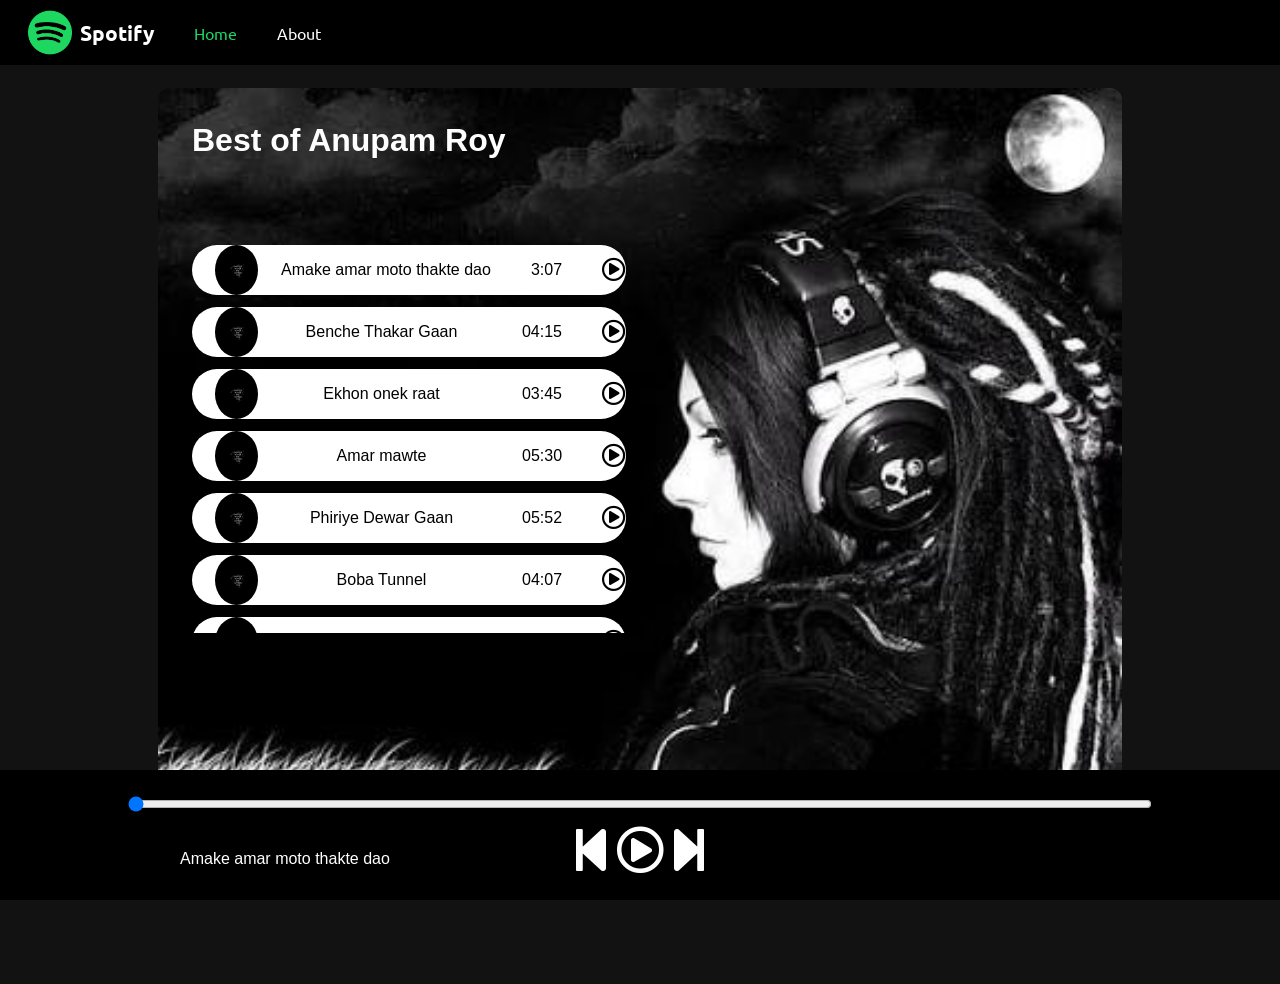
<file: index.html>
<!DOCTYPE html>
<html lang="en">

<head>
    <meta charset="UTF-8">
    <meta name="viewport" content="width=device-width, initial-scale=1.0">

    <title>Spotify - Your Favourite Music Player</title>
    <link rel="icon" type="image/png" href="logo.png">

    <!-- Font Awesome Icons -->
    <link rel="stylesheet"
        href="https://cdnjs.cloudflare.com/ajax/libs/font-awesome/5.15.4/css/all.min.css">

    <!-- CSS File -->
    <link rel="stylesheet" href="style.css">
</head>

<body>

    <!-- Navigation Bar -->
    <nav>
        <ul>
            <li class="brand">
                <img src="logo.png" alt="Spotify Logo">
                Spotify
            </li>
            <li><a href="index.html" class="active">Home</a></li>
            <li><a href="about.html">About</a></li>
        </ul>
    </nav>

    <!-- Main Container -->
    <div class="container">
        <div class="songList">
            <h1>Best of Anupam Roy</h1>
            <div class="songItemContainer"></div>
        </div>

        

    </div>

    <!-- Bottom Music Player -->
    <div class="bottom">

        <!-- Progress Bar -->
        <input type="range" name="range" id="myProgressBar"
            min="0" max="100" value="0">

        <!-- Music Player Icons -->
        <div class="icons">
            <i class="fas fa-3x fa-step-backward" id="previous"></i>
            <i class="far fa-3x fa-play-circle" id="masterPlay"></i>
             <i class="fas fa-3x fa-step-forward" id="next"></i>

        </div>
        <div class="songInfo">
            <img src="playing.gif" width="42px" alt="" id="gif">
            <span id="currentSongName"></span>
        </div>

    </div>

    <!-- JavaScript File -->
    <script src="script.js"></script>

</body>
</html>
</file>
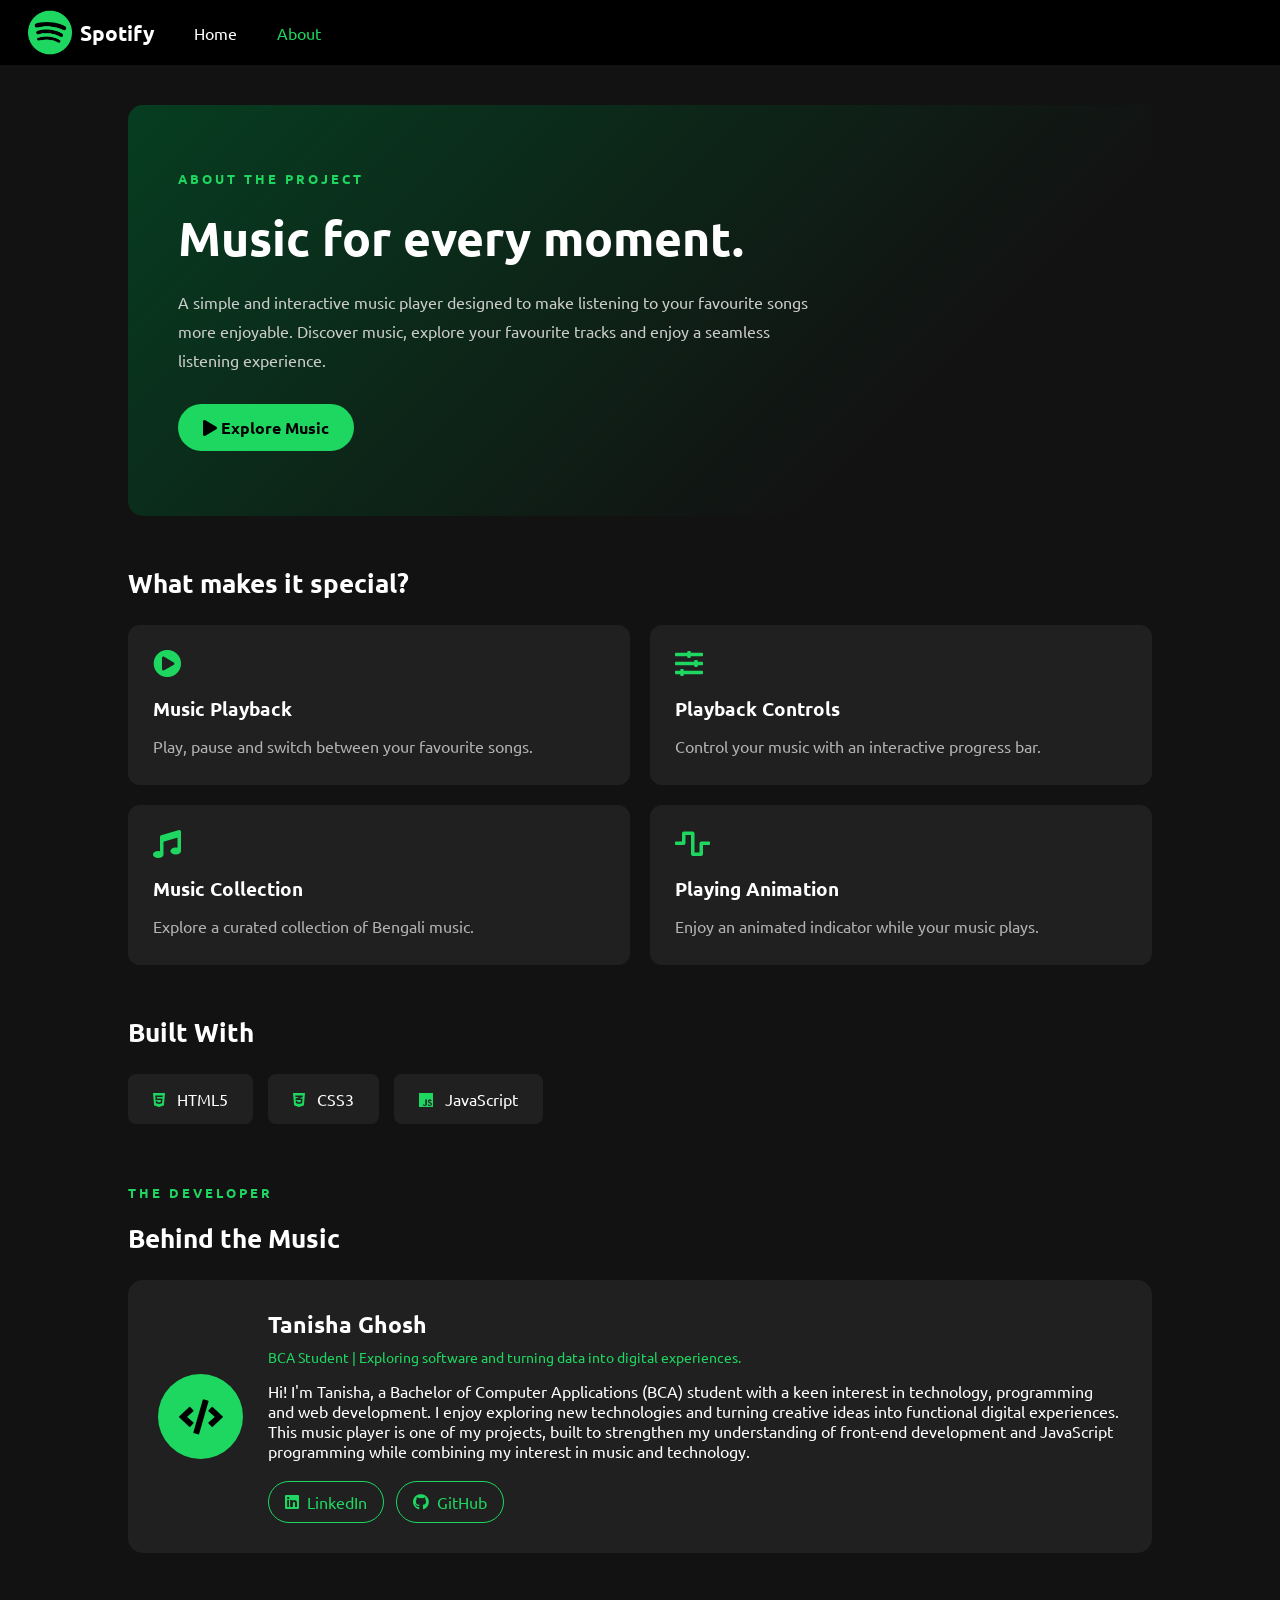
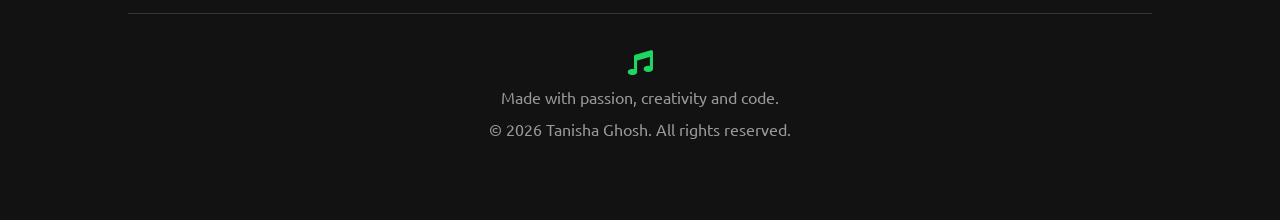
<file: about.html>
<!DOCTYPE html>
<html lang="en">

<head>
    <meta charset="UTF-8">
    <meta name="viewport" content="width=device-width, initial-scale=1.0">

    <title>About - Spotify Music Player</title>
    <link rel="icon" type="image/png" href="logo.png">

    <link rel="stylesheet"
        href="https://cdnjs.cloudflare.com/ajax/libs/font-awesome/5.15.4/css/all.min.css">

    <link rel="stylesheet" href="style.css">
</head>

<body>

    <!-- Navigation Bar -->
    <nav>
        <ul>
            <li class="brand">
                <img src="logo.png" alt="Spotify Logo">
                Spotify
            </li>

            <li><a href="index.html">Home</a></li>
            <li><a href="about.html" class="active">About</a></li>
        </ul>
    </nav>

    <!-- About Page -->
    <main class="aboutContainer">

        <!-- Introduction -->
        <section class="aboutHero">
            <p class="aboutEyebrow">ABOUT THE PROJECT</p>

            <h1>Music for every moment.</h1>

            <p class="aboutDescription">
                A simple and interactive music player designed to
                make listening to your favourite songs more enjoyable.
                Discover music, explore your favourite tracks and
                enjoy a seamless listening experience.
            </p>

            <a href="index.html" class="exploreBtn">
                <i class="fas fa-play"></i> Explore Music
            </a>
        </section>

        <!-- Features -->
        <section class="aboutSection">
            <h2>What makes it special?</h2>

            <div class="featureGrid">

                <div class="featureCard">
                    <i class="fas fa-play-circle"></i>
                    <h3>Music Playback</h3>
                    <p>Play, pause and switch between your favourite songs.</p>
                </div>

                <div class="featureCard">
                    <i class="fas fa-sliders-h"></i>
                    <h3>Playback Controls</h3>
                    <p>Control your music with an interactive progress bar.</p>
                </div>

                <div class="featureCard">
                    <i class="fas fa-music"></i>
                    <h3>Music Collection</h3>
                    <p>Explore a curated collection of Bengali music.</p>
                </div>

                <div class="featureCard">
                    <i class="fas fa-wave-square"></i>
                    <h3>Playing Animation</h3>
                    <p>Enjoy an animated indicator while your music plays.</p>
                </div>

            </div>
        </section>

        <!-- Technologies -->
        <section class="aboutSection">
            <h2>Built With</h2>

            <div class="techList">
                <span><i class="fab fa-html5"></i> HTML5</span>
                <span><i class="fab fa-css3-alt"></i> CSS3</span>
                <span><i class="fab fa-js"></i> JavaScript</span>
            </div>
        </section>

        <!-- Developer Introduction -->
        <section class="developerSection">

            <p class="aboutEyebrow">THE DEVELOPER</p>

            <h2>Behind the Music</h2>

            <div class="developerCard">

                <div class="developerIcon">
                    <i class="fas fa-code"></i>
                </div>

                <div>
                    <h3>Tanisha Ghosh</h3>

                    <p class="developerRole">
                        BCA Student | Exploring software and turning data into digital experiences.
                    </p>

                    <p>
                        Hi! I'm Tanisha, a Bachelor of Computer Applications
                        (BCA) student with a keen interest in technology,
                        programming and web development.

                        I enjoy exploring new technologies and turning
                        creative ideas into functional digital experiences.

                        This music player is one of my projects, built to
                        strengthen my understanding of front-end development
                        and JavaScript programming while combining my interest
                        in music and technology.
                    </p>

                    <div class="developerSocialLinks">
                        <a class="developerSocial" href="https://www.linkedin.com/in/tanisha-ghosh-874b0a3bb/?lipi=urn%3Ali%3Apage%3Ad_flagship3_profile_view_base_contact_details%3BY1ZSm4OkSHuE3XLvBqSh3A%3D%3D" target="_blank" rel="noopener noreferrer">
                            <i class="fab fa-linkedin" aria-hidden="true"></i> LinkedIn
                        </a>
                        <a class="developerSocial" href="https://github.com/tanisha060307" target="_blank" rel="noopener noreferrer">
                            <i class="fab fa-github" aria-hidden="true"></i> GitHub
                        </a>
                    </div>
                </div>

            </div>
        </section>

        <!-- Footer -->
        <footer class="aboutFooter">
            <i class="fas fa-music"></i>
            <p>Made with passion, creativity and code.</p>
            <p>© 2026 Tanisha Ghosh. All rights reserved.</p>
        </footer>

    </main>

</body>
</html>
</file>
<file: style.css>
@import url('https://fonts.googleapis.com/css2?family=Ubuntu:ital,wght@0,300;0,400;0,500;0,700;1,300;1,400;1,500;1,700&display=swap');
@import url('https://fonts.googleapis.com/css2?family=Roboto+Condensed:ital,wght@0,100..900;1,100..900&family=Ubuntu:ital,wght@0,300;0,400;0,500;0,700;1,300;1,400;1,500;1,700&display=swap');
body{
    background-color: rgb(30, 215, 96);
}
*{
    margin: 0;
    padding: 0;
    
}
nav{
    font-family: 'Ubuntu', sans-serif;
}
nav ul{
    display:flex;
    list-style: none;
    align-items: center;
    height: 65px;
    background-color: black;
    color : white;
}
nav ul li{
    padding: 0px 20px;
    cursor: pointer;
}
.brand img{
    width: 44px;
    padding: 0 8px;
}
.brand{
    display: flex;
    align-items: center;
    font-weight: bolder;
    font-size: 1.3rem;
}
.container{
    min-height: 75vh;
    background-color: black;
    color: white;
    font-family: 'Varela Round', sans-serif;
    display: flex;
   border-radius: 12px;
    margin: 23px auto;
    width: 70%;
    padding:34px;
    background-image: url('bg.jpg');
    background-repeat: no-repeat;
    background-position: right center;
    background-size: cover;
}
.bottom{
    position: sticky;
    height:130px;
    background-color: black;
    bottom: 0;
    display: flex;
    justify-content: center;
    align-items: center;
    color: white;
    flex-direction: column;
    
}
.icons {
    color: white;
    text-align: center;
    cursor: pointer;
    margin-top: 14px;
}
#myProgressBar{
    width: 80%;
    cursor: pointer;
}
.songItemContainer{
    margin-top: 74px;
    height: 400px;
    overflow-y: scroll;
}
.songItem{
    height:50px;
    display: flex;
    background-color: white;
    color: black;
    margin:12px 0;
    justify-content: space-between;
    align-items: center;
    border-radius: 34px;
    transition: background-color 0.25s ease, box-shadow 0.25s ease;
}
.songItem.is-playing{
    background-color: #1ed760;
    box-shadow: 0 0 12px rgba(30, 215, 96, 0.7);
    transform: scale(1.025);
    position: relative;
    z-index: 1;
    animation: playingGlow 1.4s ease-in-out infinite alternate;
}
@keyframes playingGlow{
    from{ box-shadow: 0 0 8px rgba(30, 215, 96, 0.55); }
    to{ box-shadow: 0 0 18px rgba(30, 215, 96, 0.9); }
}
.songItem img{
    width: 43px;
    margin:0 23px;
    height: 50px;
    border-radius: 50%;
    transition: transform 0.3s ease-in-out;
}
.songlistplay{
    display: flex;
    align-items: center;
}
.songPlay{
    border: 0;
    background: transparent;
    color: inherit;
    cursor: pointer;
    font-size: 1.5rem;
}
.timestamp{
    margin: 0 40px;
    align-items: center;
    
}
.timestamp i{
    cursor: pointer;
}
.songInfo {
    position: absolute;
    left: 10vw;
    bottom: 20px;
    display: flex;
    align-items: center;
    gap: 10px;
    font-family: 'Varela Round', sans-serif;
}

.songInfo img {
    opacity:0;
    transition: opacity 0.3s ease-in-out;
    width: 42px;
    height: 42px;
    object-fit: contain;
}

/* Navigation Links */

nav ul li a {
    color: white;
    text-decoration: none;
    transition: color 0.3s ease;
}

nav ul li a:hover,
nav ul li a.active {
    color: #1ed760;
}

/* About Page */

body {
    background-color: #121212;
    color: white;
    font-family: 'Ubuntu', sans-serif;
}

.aboutContainer {
    width: 80%;
    max-width: 1100px;
    margin: 40px auto;
}

/* Hero Section */

.aboutHero {
    background: linear-gradient(135deg, #063d20, #121212 75%);
    padding: 65px 50px;
    border-radius: 15px;
    margin-bottom: 45px;
}

.aboutEyebrow {
    color: #1ed760;
    letter-spacing: 3px;
    font-size: 13px;
    font-weight: bold;
    margin-bottom: 20px;
}

.aboutHero h1 {
    font-size: 3rem;
    margin-bottom: 20px;
}

.aboutDescription {
    color: #cccccc;
    line-height: 1.8;
    max-width: 650px;
    margin-bottom: 30px;
}

.exploreBtn {
    display: inline-block;
    background-color: #1ed760;
    color: black;
    padding: 13px 25px;
    border-radius: 30px;
    text-decoration: none;
    font-weight: bold;
    transition: 0.3s;
}

.exploreBtn:hover {
    transform: scale(1.05);
    background-color: #1fdf64;
}

/* General Sections */

.aboutSection {
    margin: 50px 0;
}

.aboutSection h2,
.developerSection h2 {
    font-size: 26px;
    margin-bottom: 25px;
}

/* Feature Cards */

.featureGrid {
    display: grid;
    grid-template-columns: repeat(2, 1fr);
    gap: 20px;
}

.featureCard {
    background-color: #202020;
    padding: 25px;
    border-radius: 12px;
    transition: 0.3s ease;
}

.featureCard:hover {
    background-color: #292929;
    transform: translateY(-5px);
}

.featureCard i {
    font-size: 28px;
    color: #1ed760;
    margin-bottom: 18px;
}

.featureCard h3 {
    margin-bottom: 12px;
}

.featureCard p {
    color: #b3b3b3;
    line-height: 1.6;
}

/* Technologies */

.techList {
    display: flex;
    flex-wrap: wrap;
    gap: 15px;
}

.techList span {
    background-color: #202020;
    padding: 15px 25px;
    border-radius: 8px;
    color: white;
}

.techList i {
    color: #1ed760;
    margin-right: 8px;
}

/* Developer Section */

.developerSection {
    margin: 60px 0;
}

.developerCard {
    display: flex;
    align-items: center;
    gap: 25px;
    background-color: #202020;
    padding: 30px;
    border-radius: 15px;
}

.developerIcon {
    min-width: 85px;
    height: 85px;
    background-color: #1ed760;
    color: black;
    display: flex;
    align-items: center;
    justify-content: center;
    border-radius: 50%;
    font-size: 35px;
}

.developerCard h3 {
    font-size: 23px;
    margin-bottom: 8px;
}

.developerRole {
    color: #1ed760;
    margin-bottom: 15px;
    font-size: 14px;
}

.developerCard p:last-child {
    color: #b3b3b3;
    line-height: 1.8;
}

.developerSocialLinks {
    display: flex;
    flex-wrap: wrap;
    gap: 12px;
    margin-top: 20px;
}

.developerSocial {
    display: inline-flex;
    align-items: center;
    gap: 8px;
    padding: 10px 16px;
    border: 1px solid #1ed760;
    border-radius: 24px;
    color: #1ed760;
    text-decoration: none;
    transition: background-color 0.3s ease, color 0.3s ease;
}

.developerSocial:hover {
    background-color: #1ed760;
    color: #121212;
}

/* Footer */

.aboutFooter {
    text-align: center;
    padding: 35px 10px;
    color: #999999;
    border-top: 1px solid #333333;
    line-height: 2;
}

.aboutFooter i {
    color: #1ed760;
    font-size: 25px;
}

/* Responsive Design */

@media (max-width: 650px) {

    .aboutContainer {
        width: 90%;
    }

    .aboutHero {
        padding: 40px 25px;
    }

    .aboutHero h1 {
        font-size: 2rem;
    }

    .featureGrid {
        grid-template-columns: 1fr;
    }

    .developerCard {
        flex-direction: column;
        align-items: flex-start;
    }

}

@media (max-width: 860px) {
    nav ul {
        padding: 0 16px;
    }

    nav ul li {
        padding: 0 12px;
    }

    .brand {
        margin-right: auto;
    }

    .container {
        box-sizing: border-box;
        display: block;
        width: calc(100% - 32px);
        min-height: 0;
        margin: 16px auto;
        padding: 20px;
    }

    .songList {
        width: 100%;
    }

    .songItemContainer {
        height: 400px;
        max-height: 52vh;
        margin-top: 24px;
    }

    .bottom {
        position: sticky;
        z-index: 10;
        height: auto;
        min-height: 145px;
        gap: 10px;
        padding: 12px 16px;
        box-sizing: border-box;
    }

    #myProgressBar {
        width: 100%;
    }

    .icons {
        display: flex;
        align-items: center;
        justify-content: center;
        gap: 24px;
        margin-top: 0;
    }

    .bottom .icons i {
        font-size: 2rem;
    }

    .songInfo {
        position: static;
        max-width: 100%;
        font-size: 0.9rem;
    }

    .songInfo span {
        overflow: hidden;
        max-width: calc(100vw - 100px);
        text-overflow: ellipsis;
        white-space: nowrap;
    }
}

@media (max-width: 480px) {
    nav ul {
        height: 58px;
        padding: 0 10px;
    }

    nav ul li {
        padding: 0 8px;
    }

    .brand {
        font-size: 1.1rem;
    }

    .brand img {
        width: 36px;
        padding: 0 6px 0 0;
    }

    .container {
        width: calc(100% - 20px);
        padding: 14px;
    }

    .songList h1 {
        font-size: 1.5rem;
    }

    .songItem {
        height: auto;
        min-height: 56px;
        gap: 8px;
        padding: 6px 10px;
    }

    .songItem img {
        flex: 0 0 40px;
        width: 40px;
        height: 40px;
        margin: 0;
    }

    .songItem > span:nth-child(2) {
        flex: 1;
        min-width: 0;
        font-size: 0.88rem;
        overflow-wrap: anywhere;
    }

    .songlistplay {
        flex-shrink: 0;
    }

    .timestamp {
        margin: 0 4px;
        font-size: 0.75rem;
        white-space: nowrap;
    }

    .songPlay {
        font-size: 1.25rem;
    }

    .bottom .icons {
        gap: 20px;
    }

    .bottom .icons i {
        font-size: 1.8rem;
    }

    .aboutContainer {
        width: calc(100% - 32px);
        margin: 24px auto;
    }

    .aboutHero {
        padding: 32px 20px;
    }

    .aboutHero h1 {
        font-size: 1.8rem;
    }

    .featureGrid {
        grid-template-columns: 1fr;
    }

    .developerCard {
        gap: 18px;
        padding: 22px;
    }
}
</file>
